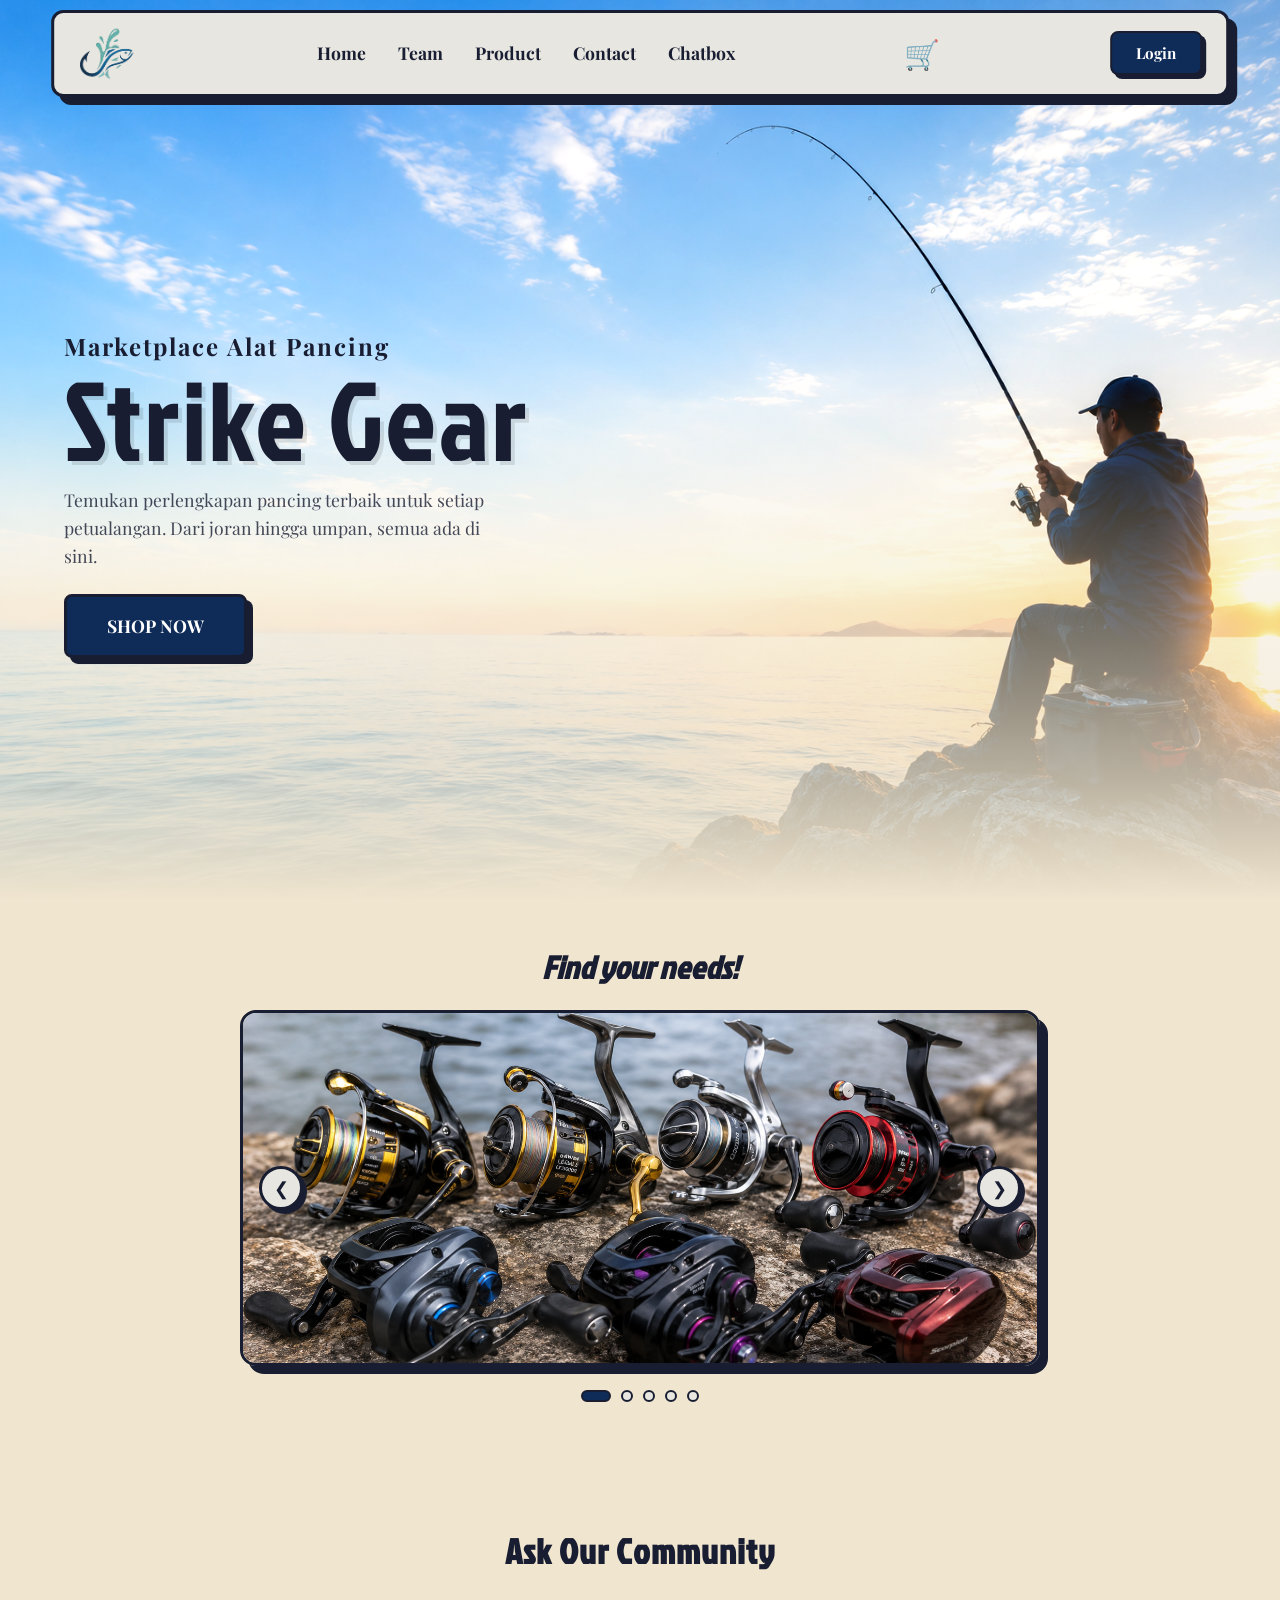
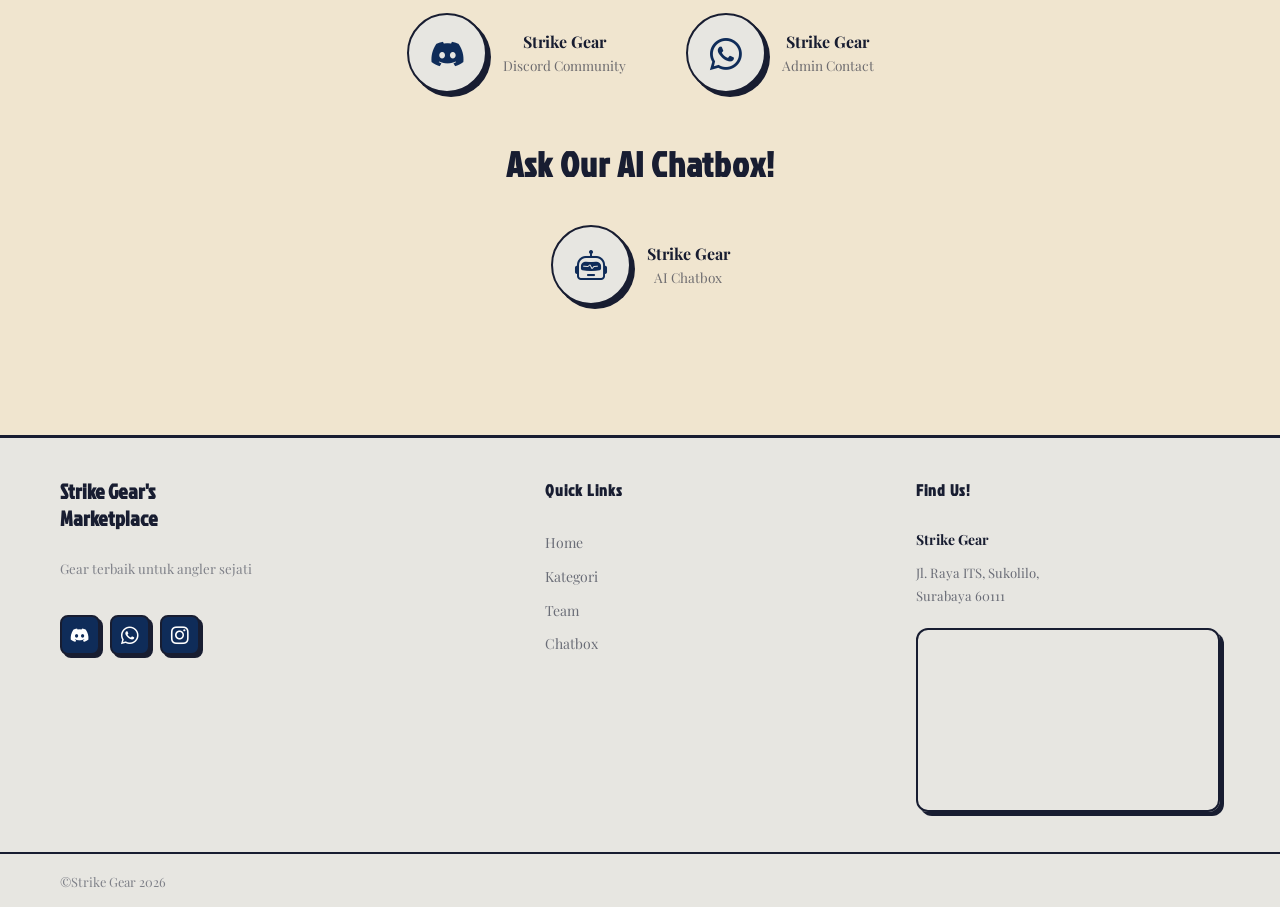
<file: index.html>
<!DOCTYPE html>
<html lang="id">

<head>
    <meta charset="UTF-8">
    <meta name="viewport" content="width=device-width, initial-scale=1.0">
    <title>Toko Pancing</title>
    <link rel="stylesheet" href="https://cdn.jsdelivr.net/npm/bootstrap-icons@1.11.3/font/bootstrap-icons.min.css">
    <link rel="stylesheet" href="https://cdn.jsdelivr.net/npm/bootstrap@5.3.8/dist/css/bootstrap.min.css"
        integrity="sha384-sRIl4kxILFvY47J16cr9ZwB07vP4J8+LH7qKQnuqkuIAvNWLzeN8tE5YBujZqJLB" crossorigin="anonymous">
    <link rel="preconnect" href="https://fonts.googleapis.com">
    <link rel="preconnect" href="https://fonts.gstatic.com" crossorigin>
    <link rel="stylesheet"
        href="https://fonts.googleapis.com/css2?family=Jockey+One&family=Playfair+Display:ital,wght@0,400..900;1,400..900&display=swap">
    <link rel="stylesheet" href="style.css">
    <script src="script.js"></script>

</head>

<body>

    <!-- Section 1 -->
    <!-- <nav id="mainNavbar" class="navbar-section">
        <div class="nav-container">

            <div class="nav-left">
                <a href="index.html" class="nav-brand">
                    <img src="logoo.png" alt="Logo Strike Gear" class="nav-logo">
                </a>
            </div>

            <div class="nav-center" id="navContent">
                <a href="index.html">Home</a>
                <a href="kategori.html">Kategori</a>
                <a href="team.html">Team</a>
                <a href="#">Contact</a>
                <a href="#"
                    onclick="document.getElementById('aiChatbox').classList.toggle('active'); return false;">Chatbox</a>
            </div>

            <a href="kategori.html" class="nav-icon" title="Keranjang">
                <i class="bi bi-bag"></i></a>
            <a href="login.html" class="btn-login">Login</a>

            <button class="navbar-toggler" id="navToggler">
                <i class="bi bi-list"></i>
            </button>

        </div>
    </nav> -->

    <nav id="mainNavbar" class="navbar-section">
        <div class="nav-container">

            <div class="nav-left">
                <a href="index.html" class="nav-brand">
                    <img src="logoo.png" alt="Logo Strike Gear" class="nav-logo">
                </a>
            </div>

            <div class="nav-center" id="navContent">
                <a href="index.html">Home</a>
                <a href="team.html">Team</a>
                <a href="kategori.html">Product</a>
                <a href="#">Contact</a>
                <a href="#"
                    onclick="document.getElementById('aiChatbox').classList.toggle('active'); return false;">Chatbox</a>
            </div>

            <a href="keranjang.html" class="nav-icon" title="Keranjang">🛒</a>
            <a href="login.html" class="btn-login">Login</a>

            <button class="navbar-toggler" id="navToggler">
                <i class="bi bi-list"></i>
            </button>

        </div>
    </nav>


    <!-- Section 2 -->
    <section class="hero-single">
        <div class="hero-background">
            <img src="orangmancing.png" alt="Orang Memancing">
        </div>
        <div class="hero-gradient"></div>
        <div class="hero-text-overlay">
            <h3>Marketplace Alat Pancing</h3>
            <h1>Strike Gear</h1>
            <p class="hero-sub">Temukan perlengkapan pancing terbaik untuk setiap petualangan. Dari joran hingga umpan,
                semua ada di sini.</p>
            <a href="kategori.html" class="btn-shop">SHOP NOW</a>
        </div>
    </section>

    <!-- section 3 -->
    <section class="section-tiga py-5" id="section-tiga">
        <div class="container text-center">
            <h2 class="fw-bold mb-4"><i>Find your needs!</i></h2>
            <div class="slider-container">
                <div class="slider">
                    <div class="slide"><a href="category.html"><img src="reel.png" alt="Image 1"></a></div>
                    <div class="slide"><a href="category.html"><img src="benang.png" alt="Image 2"></a></div>
                    <div class="slide"><a href="category.html"><img src="umpan.png" alt="Image 3"></a></div>
                    <div class="slide"><a href="category.html"><img src="joran.jpg" alt="Image 4"></a></div>
                    <div class="slide"><a href="category.html"><img src="kail.png" alt="Image 5"></a></div>
                </div>
                <button class="prev">&#10094;</button>
                <button class="next">&#10095;</button>
            </div>
            <div class="dots-container">
                <span class="dot" data-index="0"></span>
                <span class="dot" data-index="1"></span>
                <span class="dot" data-index="2"></span>
                <span class="dot" data-index="3"></span>
                <span class="dot" data-index="4"></span>
            </div>
        </div>
    </section>

    <!-- Section 4 -->
    <section class="community-section">
        <h2 class="community-title">Ask Our Community</h2>

        <div class="community-row">
            <a href="https://discord.gg/DRYXJXCwT" target="_blank" class="community-link">
                <div class="community-circle">
                    <i class="bi bi-discord"></i>
                </div>
                <div class="community-text">
                    <p class="community-name">Strike Gear</p>
                    <p class="community-sub">Discord Community</p>
                </div>
            </a>

            <a href="https://wa.me/6285233679797?text=Halo%20Strike%20Gear,%20saya%20mau%20tanya!" target="_blank"
                class="community-link">
                <div class="community-circle">
                    <i class="bi bi-whatsapp"></i>
                </div>
                <div class="community-text">
                    <p class="community-name">Strike Gear</p>
                    <p class="community-sub">Admin Contact</p>
                </div>
            </a>
        </div>

        <h2 class="community-title">Ask Our AI Chatbox!</h2>

        <div class="community-row">
            <a href="#" onclick="document.getElementById('aiChatbox').classList.toggle('active'); return false;"
                class="community-link">
                <div class="community-circle">
                    <i class="bi bi-robot"></i>
                </div>
                <div class="community-text">
                    <p class="community-name">Strike Gear</p>
                    <p class="community-sub">AI Chatbox</p>
                </div>
            </a>
        </div>
    </section>

    <!-- Section 5 - Footer -->
    <footer class="footer-section">
        <div class="footer-body">

            <div class="footer-col">
                <p class="footer-brand-title">Strike Gear's<br>Marketplace</p>
                <p class="footer-brand-sub">Gear terbaik untuk angler sejati</p>
                <div class="footer-socials">
                    <a href="https://discord.gg/DRYXJXCwT" class="social-btn"><i class="bi bi-discord"></i></a>
                    <a href="https://wa.me/6285233679797?text=Halo%20Strike%20Gear,%20saya%20mau%20tanya!"
                        class="social-btn"><i class="bi bi-whatsapp"></i></a>
                    <a href="#" class="social-btn"><i class="bi bi-instagram"></i></a>
                </div>
            </div>

            <div class="footer-col">
                <p class="footer-heading">Quick Links</p>
                <ul class="footer-links">
                    <li><a href="#">Home</a></li>
                    <li><a href="kategori.html">Kategori</a></li>
                    <li><a href="team.html">Team</a></li>
                    <li><a href="#"
                            onclick="document.getElementById('aiChatbox').classList.toggle('active'); return false;">Chatbox</a>
                    </li>
                </ul>
            </div>

            <div class="footer-col">
                <p class="footer-heading">Find Us!</p>
                <p class="footer-org">Strike Gear</p>
                <p class="footer-address">
                    Jl. Raya ITS, Sukolilo,<br>
                    Surabaya 60111
                </p>
                <div class="footer-map">
                    <iframe
                        src="https://www.google.com/maps/embed?pb=!1m18!1m12!1m3!1d7915.339567020064!2d112.78365457770994!3d-7.278363199999991!2m3!1f0!2f0!3f0!3m2!1i1024!2i768!4f13.1!3m3!1m2!1s0x2dd7fbc06dc77eb5%3A0x3c04621765d51059!2sDepartemen%20Statistika%20Bisnis%20Fakultas%20Vokasi%20ITS!5e0!3m2!1sid!2sid!4v1780843696233!5m2!1sid!2sid"
                        allowfullscreen="" loading="lazy" referrerpolicy="no-referrer-when-downgrade">
                    </iframe>
                </div>
            </div>

        </div>

        <div class="footer-bottom">
            <span class="footer-copy">©Strike Gear 2026</span>
        </div>
    </footer>

    <div id="aiChatbox" class="chatbox-sidebar">
        <div class="chatbox-header">
            <h5 class="m-0">Strike Gear ChatBox</h5>
            <button onclick="toggleChat()" class="btn-close btn-close-white"></button>
        </div>
        <div id="chatBody" class="chatbox-body">
            <div class="msg ai-msg">Halo! Ada yang bisa saya bantu seputar alat pancing? 🎣</div>
        </div>
        <div class="chatbox-footer">
            <input type="text" id="userInput" class="form-control" placeholder="Ketik pertanyaan...">
            <button onclick="sendMessage()" class="send-btn">
                <i class="bi bi-send-fill"></i>
            </button>
        </div>
    </div>

</body>

</html>
</file>
<file: style.css>
/* Variables */
:root {
    --color-primary: #0F2C59;
    --color-surface: #E7E6E1;
    --color-bg-main: #F0E5CF;
    --color-text-dark: #181D31;
    --color-text-light: #FFFFFF;
    --font-heading: 'Jockey One', sans-serif;
    --font-body: 'Playfair Display', serif;
}

/* Reset & Base */
*, *::before, *::after {
    margin: 0;
    padding: 0;
    box-sizing: border-box;
}

body {
    background-color: var(--color-bg-main);
    color: var(--color-text-dark);
    line-height: 1.6;
    font-family: var(--font-body);
    overflow-x: hidden;
}

.page {
    padding-bottom: 120px;
}


/* Navbar */
.navbar-section {
    position: fixed;
    top: 10px;
    left: 50%;
    transform: translateX(-50%);
    width: 92%;
    max-width: 1400px;
    z-index: 99999;
    transition: all 0.3s ease;
    background-color: var(--color-surface);
    border: 3px solid var(--color-text-dark);
    border-radius: 12px;
    padding: 0.8rem 1.5rem;
    box-shadow: 8px 8px 0px var(--color-text-dark);
}

.navbar-section.scrolled {
    top: 10px;
    background-color: var(--color-text-light);
}

.nav-container {
    display: flex;
    justify-content: space-between;
    align-items: center;
    width: 100%;
}

/* Navbar — logo */
.nav-logo {
    height: 55px;
    width: auto;
    margin-right: 12px;
    object-fit: contain;
}

.nav-left {
    display: flex;
    align-items: center;
}

.nav-brand {
    display: flex;
    align-items: center;
    text-decoration: none;
    color: var(--color-text-dark);
    font-family: var(--font-heading);
    font-size: 2.2rem;
    letter-spacing: 1px;
}

/* Navbar — menu */
.nav-center {
    display: flex;
    align-items: center;
    gap: 2rem;
}

.nav-center a {
    text-decoration: none;
    color: var(--color-text-dark);
    font-weight: bold;
    font-size: 1.1rem;
    font-family: var(--font-body);
    transition: transform 0.2s ease;
}

.nav-center a:hover {
    transform: translateY(-2px);
    text-decoration: underline;
    text-underline-offset: 4px;
}



.nav-icon {
    font-size: 1.8rem;
    display: flex;
    align-items: center;
    color: var(--color-text-dark);
    text-decoration: none;
    transition: transform 0.2s;
    cursor: pointer;
}

.nav-icon:hover {
    transform: scale(1.1);
}

.btn-login {
    background-color: var(--color-primary);
    color: var(--color-text-light);
    padding: 0.5rem 1.5rem;
    border: 2px solid var(--color-text-dark);
    border-radius: 8px;
    text-decoration: none;
    font-family: var(--font-body);
    font-weight: bold;
    font-size: 0.95rem;
    box-shadow: 4px 4px 0px var(--color-text-dark);
    transition: all 0.2s ease;
}

.btn-login:hover {
    transform: translate(2px, 2px);
    box-shadow: 2px 2px 0px var(--color-text-dark);
}

.navbar-toggler {
    display: none;
    background: none;
    border: 2px solid var(--color-text-dark);
    border-radius: 8px;
    padding: 4px 8px;
    cursor: pointer;
    color: var(--color-text-dark);
    transition: all 0.2s ease;
}

.navbar-toggler:hover {
    background-color: var(--color-primary);
    color: var(--color-text-light);
    border-color: var(--color-primary);
    transform: translate(2px, 2px);
    box-shadow: 2px 2px 0px var(--color-text-dark);
}

/* Hero */
.hero-single {
    position: relative;
    height: 100vh;
    width: 100%;
    background-color: var(--color-bg-main);
    overflow: hidden;
}

.hero-background {
    position: absolute;
    top: 0;
    left: 0;
    width: 100%;
    height: 100%;
}

.hero-background img {
    width: 100%;
    height: 100%;
    object-fit: cover;
    object-position: center;
    filter: contrast(1.1) saturate(1.2);
}

.hero-gradient {
    position: absolute;
    bottom: 0;
    left: 0;
    width: 100%;
    height: 60%;
    background: linear-gradient(to top, var(--color-bg-main) 0%, transparent 100%);
    pointer-events: none;
}

.hero-text-overlay {
    position: absolute;
    top: 55%;
    left: 5%;
    transform: translateY(-50%);
    z-index: 10;
    color: var(--color-text-dark);
}

.hero-text-overlay h3 {
    font-family: var(--font-body);
    font-size: 1.5rem;
    font-weight: bold;
    margin-bottom: 8px;
    letter-spacing: 2px;
}

.hero-text-overlay h1 {
    font-family: var(--font-heading);
    font-size: 7rem;
    line-height: 0.9;
    margin-bottom: 16px;
    text-shadow: 4px 4px 0px rgba(0, 0, 0, 0.1);
    letter-spacing: 2px;
}

.hero-sub {
    font-family: var(--font-body);
    font-size: 1.1rem;
    color: var(--color-text-dark);
    margin-bottom: 24px;
    max-width: 420px;
    opacity: 0.8;
}

.btn-shop {
    display: inline-block;
    background-color: var(--color-primary);
    color: var(--color-text-light);
    padding: 15px 40px;
    border: 3px solid var(--color-text-dark);
    text-decoration: none;
    font-family: var(--font-body);
    font-weight: bold;
    font-size: 1.1rem;
    border-radius: 8px;
    box-shadow: 6px 6px 0px var(--color-text-dark);
    transition: all 0.2s ease;
}

.btn-shop:hover {
    transform: translate(3px, 3px);
    box-shadow: 3px 3px 0px var(--color-text-dark);
}


/* Why section */
.why-section {
    padding: 80px 20px;
    text-align: center;
}

.why-title {
    font-family: var(--font-heading);
    font-size: 2.5rem;
    font-weight: 800;
    margin-bottom: 50px;
    color: var(--color-text-dark);
}

.why-container {
    display: flex;
    justify-content: center;
    gap: 60px;
    flex-wrap: wrap;
}

.why-item {
    display: flex;
    flex-direction: column;
    align-items: center;
    max-width: 250px;
}

.circle-dua {
    width: 100px;
    height: 100px;
    border-radius: 50%;
    background: var(--color-surface);
    border: 2px solid var(--color-text-dark);
    display: flex;
    justify-content: center;
    align-items: center;
    margin-bottom: 20px;
    font-size: 2.2rem;
    color: var(--color-primary);
    box-shadow: 4px 4px 0px var(--color-text-dark);
    transition: transform 0.2s ease, box-shadow 0.2s ease;
}

.why-item:hover .circle-dua {
    transform: translate(3px, 3px);
    box-shadow: 1px 1px 0px var(--color-text-dark);
}

.why-label {
    font-family: var(--font-body);
    font-weight: 600;
    font-size: 1rem;
    line-height: 1.4;
    color: var(--color-text-dark);
}


/* Slider kategori */
.section-tiga {
    padding: 80px 0;
    background: var(--color-bg-main);
}

.section-tiga h2 {
    font-family: var(--font-heading);
    color: var(--color-text-dark);
}

.section-tiga .slider-container {
    position: relative;
    width: 90%;
    max-width: 800px;
    margin: 0 auto;
    overflow: hidden;
    border-radius: 16px;
    border: 3px solid var(--color-text-dark);
    box-shadow: 8px 8px 0 var(--color-text-dark);
}

.section-tiga .slider {
    display: flex;
    transition: transform 0.5s ease;
}

.section-tiga .slide {
    position: relative;
    min-width: 100%;
    height: 350px;
    overflow: hidden;
}

.section-tiga .slide a {
    display: block;
    width: 100%;
    height: 100%;
}

.section-tiga .slide img {
    width: 100%;
    height: 100%;
    object-fit: cover;
    transition: transform 0.5s, filter 0.5s;
}

.section-tiga .slide a:hover img {
    filter: brightness(0.55) blur(2px);
    transform: scale(1.08);
}

.section-tiga .slide a::after {
    content: "View All Categories";
    position: absolute;
    top: 50%;
    left: 50%;
    transform: translate(-50%, -50%) scale(0.85);
    background: var(--color-primary);
    color: var(--color-text-light);
    padding: 12px 28px;
    border-radius: 8px;
    border: 2px solid var(--color-text-dark);
    box-shadow: 4px 4px 0 var(--color-surface);
    font-family: var(--font-body);
    font-weight: bold;
    opacity: 0;
    visibility: hidden;
    transition: all 0.3s ease;
    pointer-events: none;
}

.section-tiga .slide a:hover::after {
    opacity: 1;
    visibility: visible;
    transform: translate(-50%, -50%) scale(1);
}

.section-tiga .prev,
.section-tiga .next {
    position: absolute;
    top: 50%;
    transform: translateY(-50%);
    width: 44px;
    height: 44px;
    border-radius: 50%;
    background: var(--color-surface);
    color: var(--color-text-dark);
    border: 3px solid var(--color-text-dark);
    box-shadow: 4px 4px 0 var(--color-text-dark);
    font-size: 1.1rem;
    cursor: pointer;
    z-index: 10;
    display: flex;
    align-items: center;
    justify-content: center;
    transition: all 0.2s;
}

.section-tiga .prev { left: 16px; }
.section-tiga .next { right: 16px; }

.section-tiga .prev:hover,
.section-tiga .next:hover {
    background: var(--color-primary);
    color: var(--color-text-light);
    transform: translateY(-50%) translate(2px, 2px);
    box-shadow: 2px 2px 0 var(--color-text-dark);
}

.section-tiga .dots-container {
    margin-top: 24px;
    display: flex;
    justify-content: center;
    gap: 10px;
}

.section-tiga .dot {
    width: 12px;
    height: 12px;
    border-radius: 50%;
    background: var(--color-surface);
    border: 2px solid var(--color-text-dark);
    cursor: pointer;
    transition: all 0.3s;
}

.section-tiga .dot.active {
    background: var(--color-primary);
    width: 30px;
    border-radius: 10px;
}


/* Community */
.community-section {
    padding: 80px 20px;
    text-align: center;
}

.community-title {
    font-family: var(--font-heading);
    font-size: 2.2rem;
    font-weight: 800;
    color: var(--color-text-dark);
    margin-bottom: 40px;
    letter-spacing: 1px;
}

.community-row {
    display: flex;
    justify-content: center;
    gap: 60px;
    flex-wrap: wrap;
    margin-bottom: 50px;
    align-items: center;
}

.community-link {
    display: flex;
    align-items: center;
    gap: 16px;
    text-decoration: none;
    color: var(--color-text-dark);
    transition: transform 0.2s ease;
}

.community-link:hover {
    transform: translateY(-3px);
}

.community-circle {
    width: 80px;
    height: 80px;
    border-radius: 50%;
    background-color: var(--color-surface);
    border: 2px solid var(--color-text-dark);
    box-shadow: 4px 4px 0px var(--color-text-dark);
    display: flex;
    justify-content: center;
    align-items: center;
    font-size: 2rem;
    color: var(--color-primary);
    flex-shrink: 0;
    transition: all 0.2s ease;
}

.community-link:hover .community-circle {
    transform: translate(2px, 2px);
    box-shadow: 2px 2px 0px var(--color-text-dark);
}

.community-name {
    font-family: var(--font-body);
    font-weight: 700;
    font-size: 1rem;
    margin: 0;
    color: var(--color-text-dark);
}

.community-sub {
    font-family: var(--font-body);
    font-size: 0.85rem;
    color: var(--color-text-dark);
    opacity: 0.6;
    margin: 0;
}


/* Footer */
.footer-section {
    background-color: var(--color-surface);
    border-top: 3px solid var(--color-text-dark);
}

.footer-body {
    display: flex;
    justify-content: space-between;
    gap: 40px;
    padding: 40px 60px;
    flex-wrap: wrap;
}

.footer-col {
    display: flex;
    flex-direction: column;
    gap: 10px;
}

.footer-brand-title {
    font-family: var(--font-heading);
    font-size: 1.3rem;
    font-weight: 800;
    color: var(--color-text-dark);
    line-height: 1.3;
}

.footer-brand-sub {
    font-family: var(--font-body);
    font-size: 0.83rem;
    color: var(--color-text-dark);
    opacity: 0.5;
}

.footer-socials {
    display: flex;
    gap: 10px;
    margin-top: 10px;
}

.social-btn {
    width: 40px;
    height: 40px;
    border-radius: 8px;
    background-color: var(--color-primary);
    border: 2px solid var(--color-text-dark);
    box-shadow: 3px 3px 0px var(--color-text-dark);
    color: var(--color-text-light);
    display: flex;
    align-items: center;
    justify-content: center;
    font-size: 1.1rem;
    text-decoration: none;
    transition: all 0.2s ease;
}

.social-btn:hover {
    transform: translate(2px, 2px);
    box-shadow: 1px 1px 0px var(--color-text-dark);
    color: var(--color-text-light);
}

.footer-heading {
    font-family: var(--font-heading);
    font-size: 1rem;
    font-weight: 800;
    color: var(--color-text-dark);
    letter-spacing: 1px;
}

.footer-links {
    list-style: none;
    padding: 0;
    margin: 0;
    display: flex;
    flex-direction: column;
    gap: 8px;
}

.footer-links a {
    font-family: var(--font-body);
    font-size: 0.875rem;
    color: var(--color-text-dark);
    opacity: 0.6;
    text-decoration: none;
    transition: opacity 0.2s;
}

.footer-links a:hover { opacity: 1; }

.footer-org {
    font-family: var(--font-body);
    font-size: 0.875rem;
    font-weight: 700;
    color: var(--color-text-dark);
    margin: 0;
}

.footer-address {
    font-family: var(--font-body);
    font-size: 0.82rem;
    color: var(--color-text-dark);
    opacity: 0.6;
    line-height: 1.75;
    margin: 0;
}

.footer-map {
    margin-top: 10px;
    border-radius: 12px;
    overflow: hidden;
    border: 2px solid var(--color-text-dark);
    box-shadow: 4px 4px 0px var(--color-text-dark);
}

.footer-map iframe {
    width: 100%;
    height: 180px;
    border: none;
    display: block;
}

.footer-bottom {
    border-top: 2px solid var(--color-text-dark);
    padding: 14px 60px;
}

.footer-copy {
    font-family: var(--font-body);
    font-size: 0.8rem;
    color: var(--color-text-dark);
    opacity: 0.5;
}


/* Responsive */
@media (max-width: 850px) {
    .navbar-toggler { display: block; }
    .hero-text-overlay h1 { font-size: 4rem; }

    .nav-center {
        display: none;
        flex-direction: column;
        position: absolute;
        top: calc(100% + 16px);
        right: 0;
        width: 220px;
        background: var(--color-surface);
        border: 3px solid var(--color-text-dark);
        border-radius: 12px;
        padding: 1.5rem;
        box-shadow: 8px 8px 0px var(--color-text-dark);
        gap: 1.2rem;
        align-items: flex-end;
    }

    #navContent.active-side-menu { display: flex; }
    .navbar-section.scrolled .navbar-toggler { display: block; }
}

@keyframes fadeInRight {
    from { opacity: 0; transform: translateX(20px); }
    to   { opacity: 1; transform: translateX(0); }
}

@media (max-width: 768px) {
    .why-container { gap: 40px; }

    .community-row {
        gap: 30px;
        flex-direction: column;
        align-items: center;
    }

    .footer-body {
        padding: 30px 20px;
        gap: 30px;
    }

    .footer-bottom { padding: 12px 20px; }
    .section-tiga .slide { height: 220px; }
    .team-grid { gap: 16px; }
    .team-card { width: 200px; }
}


/* our team */
.section-title {
    text-align: center;
    margin: 64px 0 28px;
    padding-top: 100px;
}

.section-title h2 {
    font-family: var(--font-heading);
    font-size: 2.5rem;
    font-weight: 800;
    color: var(--color-text-dark);
    margin-bottom: 6px;
}

.section-title p {
    font-family: var(--font-body);
    font-size: 0.9rem;
    color: var(--color-text-dark);
    opacity: 0.6;
}

.team-grid {
    display: flex;
    flex-wrap: wrap;
    justify-content: center;
    gap: 20px;
    max-width: 900px;
    margin: 0 auto;
}

.team-card {
    width: 260px;
    border-radius: 12px;
    overflow: hidden;
    position: relative;
    aspect-ratio: 1 / 1.1;
    background: var(--color-surface);
    border: 3px solid var(--color-text-dark);
    box-shadow: 6px 6px 0px var(--color-text-dark);
    transition: transform 0.2s ease, box-shadow 0.2s ease;
}

.team-card:hover {
    transform: translate(3px, 3px);
    box-shadow: 3px 3px 0px var(--color-text-dark);
}

.team-card img {
    width: 100%;
    height: 100%;
    object-fit: cover;
    display: block;
}

.team-info {
    position: absolute;
    bottom: 0;
    left: 0;
    right: 0;
    padding: 18px 14px 16px;
    background: linear-gradient(to top, rgba(15, 44, 89, 0.92) 0%, transparent 100%);
    text-align: center;
}

.team-name {
    font-family: var(--font-body);
    font-size: 0.95rem;
    font-weight: 700;
    color: var(--color-text-light);
    margin-bottom: 10px;
}

.team-btns {
    display: flex;
    gap: 8px;
    justify-content: center;
}

.team-btn {
    padding: 5px 12px;
    border-radius: 8px;
    font-size: 0.72rem;
    font-weight: 600;
    color: var(--color-text-light);
    background: var(--color-primary);
    border: 1px solid var(--color-surface);
    text-decoration: none;
    transition: all 0.2s ease;
}

.team-grid, .team-grid-bottom {
    margin-bottom: 80px;
}

.team-btn:hover {
    transform: translate(2px, 2px);
    opacity: 0.85;
}

@keyframes fadeUp {
    from { opacity: 0; transform: translateY(28px); }
    to   { opacity: 1; transform: translateY(0); }
}

.anim   { animation: fadeUp 0.6s ease both; }
.anim-1 { animation-delay: 0.1s; }
.anim-2 { animation-delay: 0.2s; }
.anim-3 { animation-delay: 0.3s; }
.anim-4 { animation-delay: 0.4s; }
.anim-5 { animation-delay: 0.5s; }
.anim-6 { animation-delay: 0.6s; }

/* Chatbox */
.chatbox-sidebar {
    position: fixed;
    top: 100px;
    right: -350px;
    width: 320px;
    height: 450px;
    background: var(--color-surface);
    border-radius: 12px 0 0 12px;
    box-shadow: -5px 0 25px rgba(0,0,0,0.1);
    transition: right 0.4s ease;
    z-index: 99998;
    display: flex;
    flex-direction: column;
    border: 3px solid var(--color-text-dark);
}

.chatbox-sidebar.active {
    right: 0;
}

.chatbox-header {
    background: var(--color-primary);
    color: var(--color-text-light);
    padding: 15px;
    border-radius: 12px 0 0 0;
    display: flex;
    justify-content: space-between;
    align-items: center;
    font-family: var(--font-heading);
}

.chatbox-body {
    flex: 1;
    overflow-y: auto;
    padding: 15px;
    display: flex;
    flex-direction: column;
    gap: 10px;
}

.chatbox-footer {
    padding: 15px;
    background: var(--color-text-light);
    border-top: 2px solid var(--color-text-dark);
    display: flex;
    gap: 10px;
    border-radius: 0 0 0 12px;
}

.msg {
    padding: 10px 14px;
    border-radius: 12px;
    max-width: 85%;
    font-size: 0.9rem;
    font-family: var(--font-body);
    border: 2px solid var(--color-text-dark);
}

.ai-msg {
    background: var(--color-bg-main);
    align-self: flex-start;
    box-shadow: 3px 3px 0 var(--color-text-dark);
}

.user-msg {
    background: var(--color-primary);
    color: var(--color-text-light);
    align-self: flex-end;
    box-shadow: 3px 3px 0 var(--color-text-dark);
}

.send-btn {
    background: var(--color-primary);
    color: var(--color-text-light);
    border: 2px solid var(--color-text-dark);
    border-radius: 8px;
    padding: 5px 15px;
    box-shadow: 3px 3px 0 var(--color-text-dark);
    transition: all 0.2s ease;
}

.send-btn:hover {
    transform: translate(2px, 2px);
    box-shadow: 1px 1px 0 var(--color-text-dark);
}
</file>
